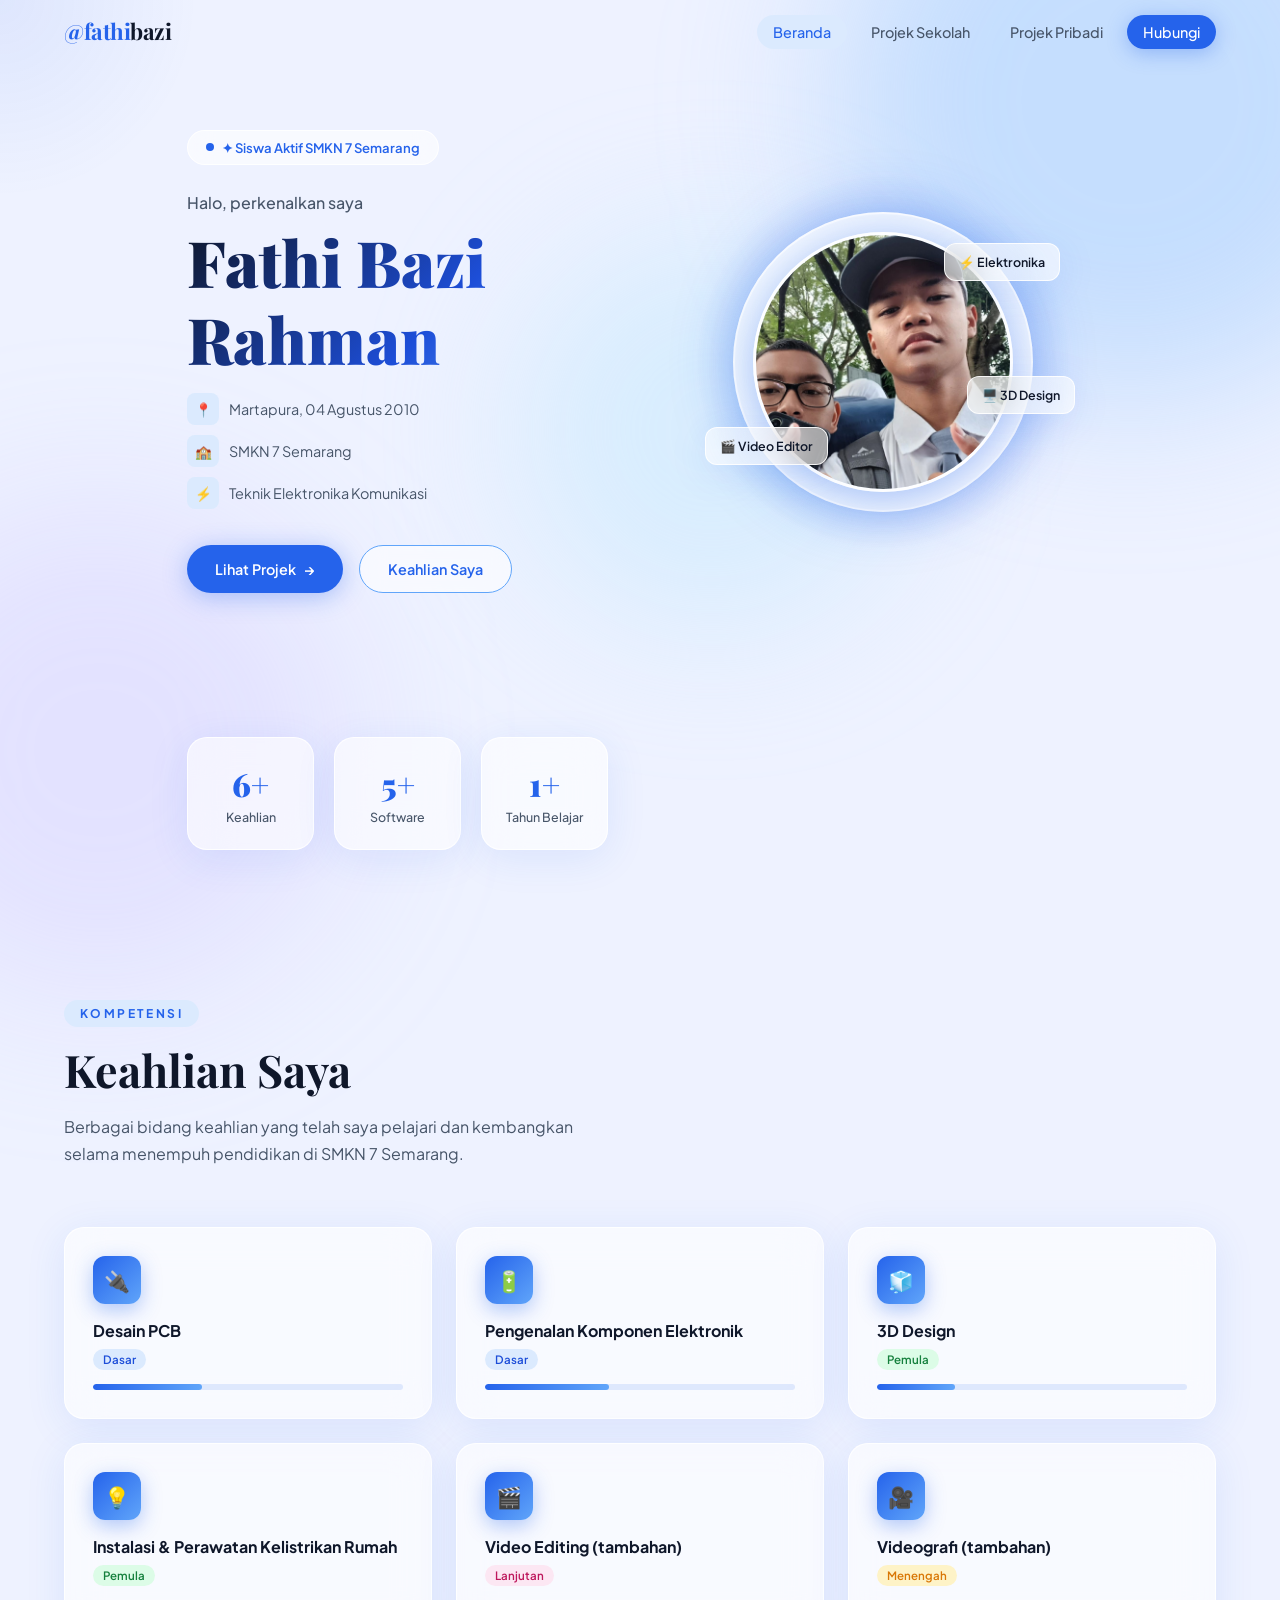
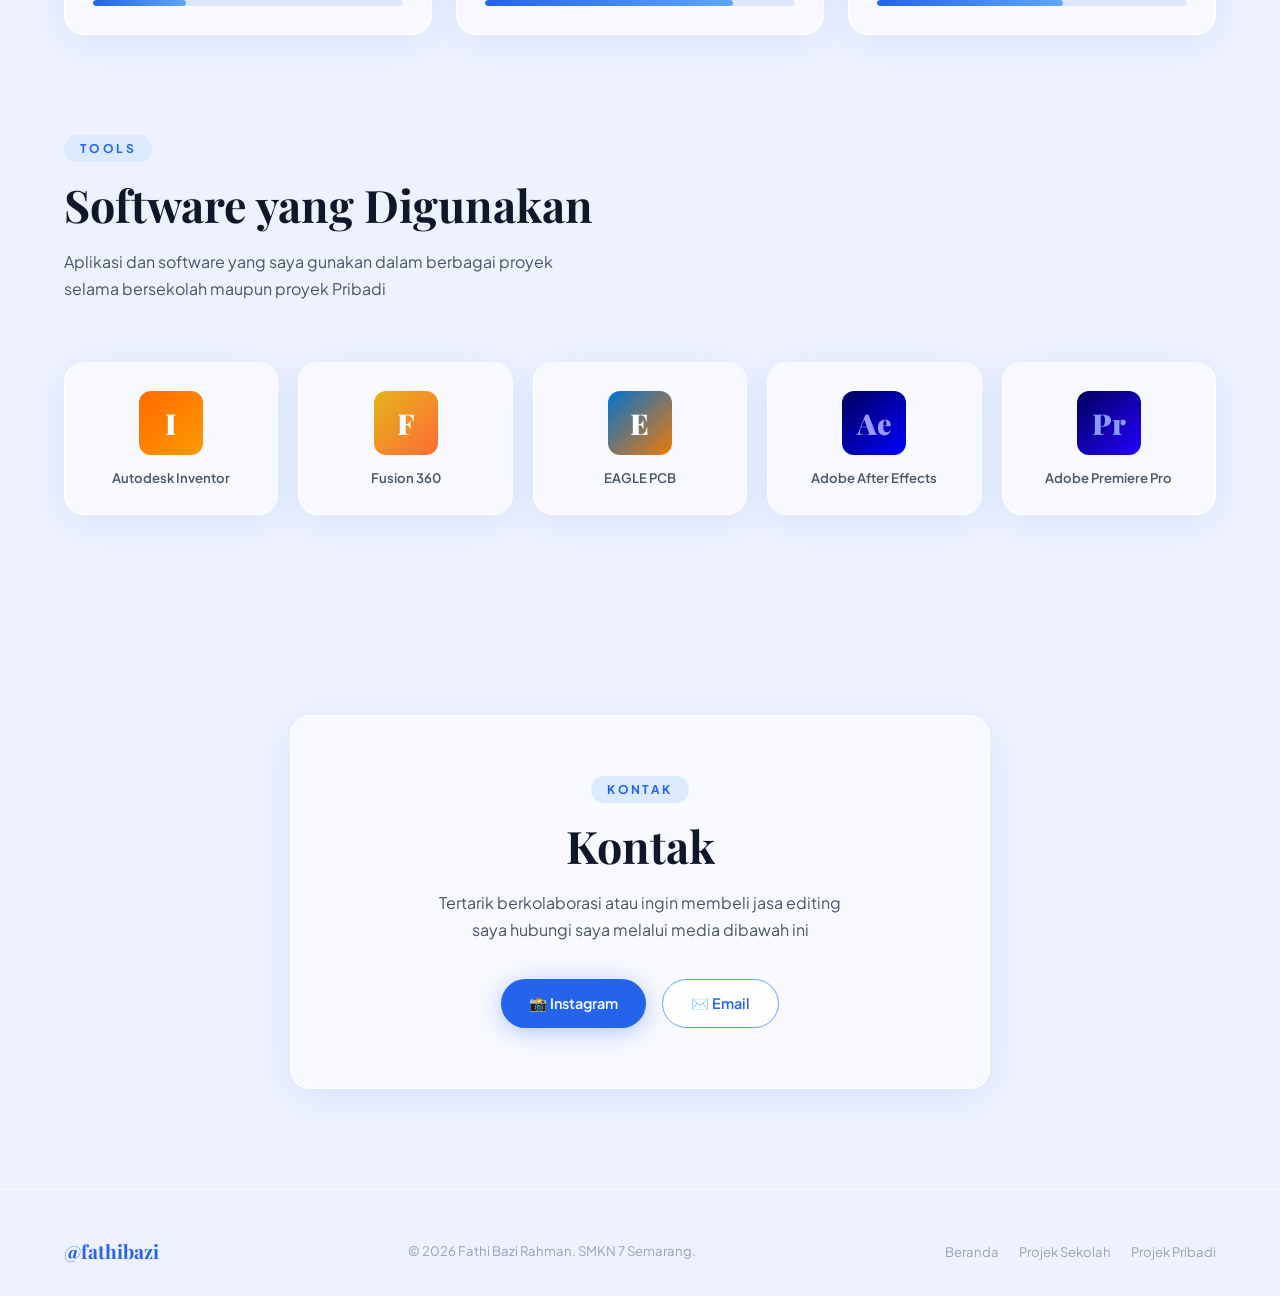
<file: index.html>
<!DOCTYPE html>
<html lang="id">
<head>
  <meta charset="UTF-8" />
  <meta name="viewport" content="width=device-width, initial-scale=1.0" />
  <title>Fathi Bazi Rahman — Portfolio</title>
  <meta name="description" content="Portfolio Fathi Bazi Rahman — Siswa SMKN 7 Semarang, Teknik Elektronika Komunikasi" />
  <link rel="stylesheet" href="css/style.css" />
  <!-- Favicon sederhana -->
  <link rel="icon" href="data:image/svg+xml,<svg xmlns='http://www.w3.org/2000/svg' viewBox='0 0 100 100'><text y='.9em' font-size='90'>⚡</text></svg>" />
</head>
<body>

  <!-- Efek blob background tambahan -->
  <div class="blob-extra"></div>

  <!-- ============================================================
       NAVBAR
       ============================================================ -->
  <nav class="navbar" id="navbar">
    <div class="container">
      <a href="index.html" class="nav-logo">@fathi<span>bazi</span></a>

      <ul class="nav-links" id="navLinks">
        <li><a href="index.html" class="active">Beranda</a></li>
        <li><a href="page2.html">Projek Sekolah</a></li>
        <li><a href="page3.html">Projek Pribadi</a></li>
        <li><a href="#kontak" class="nav-cta">Hubungi</a></li>
      </ul>

      <button class="nav-hamburger" id="hamburger" aria-label="Menu">
        <span></span><span></span><span></span>
      </button>
    </div>
  </nav>

  <!-- ============================================================
       HERO SECTION
       ============================================================ -->
  <section class="hero" id="beranda">
    <div class="container">
      <div class="hero-inner">

        <!-- Teks Kiri -->
        <div class="hero-content">
          <div class="hero-tag">✦ Siswa Aktif SMKN 7 Semarang</div>

          <p class="hero-greeting">Halo, perkenalkan saya</p>

          <h1 class="hero-name">Fathi Bazi<br/>Rahman</h1>

          <div class="hero-info">
            <div class="hero-info-item">
              <div class="icon">📍</div>
              <span>Martapura, 04 Agustus 2010</span>
            </div>
            <div class="hero-info-item">
              <div class="icon">🏫</div>
              <span>SMKN 7 Semarang</span>
            </div>
            <div class="hero-info-item">
              <div class="icon">⚡</div>
              <span>Teknik Elektronika Komunikasi</span>
            </div>
          </div>

          <div class="hero-actions">
            <a href="page2.html" class="btn btn-primary">
              <span>Lihat Projek</span>
              <span>→</span>
            </a>
            <a href="#keahlian" class="btn btn-outline">
              <span>Keahlian Saya</span>
            </a>
          </div>
        </div>

        <!-- Foto Kanan -->
        <div class="hero-photo-wrap">
          <div class="hero-photo-bg"></div>

          <div class="hero-photo-ring">
            <!--
              ==============================================
              CARA GANTI FOTO PROFIL:
              1. Simpan foto kamu di folder: assets/images/
              2. Ganti nama file sesuai foto kamu
              3. Ubah baris di bawah ini:
                 Dari: <div class="hero-photo-placeholder">
                 Jadi: <img class="hero-photo" src="assets/images/nama-foto.jpg" alt="Fathi Bazi Rahman">
              ==============================================
            -->
            <img class="hero-photo" src="assets/images/profil.jpeg" alt="Fathi Bazi Rahman">

          <!-- Badge mengambang -->
          <div class="hero-badge">⚡ Elektronika</div>
          <div class="hero-badge">🎬 Video Editor</div>
          <div class="hero-badge">🖥️ 3D Design</div>
        </div>

      </div><!-- /hero-inner -->

      <!-- Stats bawah hero -->
      <div style="display:grid; grid-template-columns:repeat(3,1fr); gap:20px; margin-top:80px; max-width:600px;">
        <div class="glass-card reveal d1" style="padding:24px; text-align:center;">
          <div style="font-family:var(--font-heading); font-size:2rem; font-weight:900; color:var(--blue-primary);">
            <span class="counter" data-target="6">0</span>+
          </div>
          <div style="font-size:0.78rem; color:var(--text-secondary); margin-top:4px; font-weight:500;">Keahlian</div>
        </div>
        <div class="glass-card reveal d2" style="padding:24px; text-align:center;">
          <div style="font-family:var(--font-heading); font-size:2rem; font-weight:900; color:var(--blue-primary);">
            <span class="counter" data-target="5">0</span>+
          </div>
          <div style="font-size:0.78rem; color:var(--text-secondary); margin-top:4px; font-weight:500;">Software</div>
        </div>
        <div class="glass-card reveal d3" style="padding:24px; text-align:center;">
          <div style="font-family:var(--font-heading); font-size:2rem; font-weight:900; color:var(--blue-primary);">
            <span class="counter" data-target="1">0</span>+
          </div>
          <div style="font-size:0.78rem; color:var(--text-secondary); margin-top:4px; font-weight:500;">Tahun Belajar</div>
        </div>
      </div>

    </div><!-- /container -->
  </section>

  <!-- ============================================================
       SKILL SECTION
       ============================================================ -->
  <section class="section" id="keahlian">
    <div class="container">

      <div class="reveal">
        <div class="section-label">Kompetensi</div>
        <h2 class="section-title">Keahlian Saya</h2>
        <p class="section-subtitle">Berbagai bidang keahlian yang telah saya pelajari dan kembangkan selama menempuh pendidikan di SMKN 7 Semarang.</p>
      </div>

      <div class="skills-grid">

        <!-- Skill 1 — Desain PCB -->
        <div class="glass-card skill-card reveal d1">
          <div class="skill-icon">🔌</div>
          <div class="skill-name">Desain PCB</div>
          <span class="skill-level-badge badge-dasar">Dasar</span>
          <div class="skill-bar-bg">
            <div class="skill-bar-fill" data-width="35"></div>
          </div>
        </div>

        <!-- Skill 2 — Komponen Elektronik -->
        <div class="glass-card skill-card reveal d2">
          <div class="skill-icon">🔋</div>
          <div class="skill-name">Pengenalan Komponen Elektronik</div>
          <span class="skill-level-badge badge-dasar">Dasar</span>
          <div class="skill-bar-bg">
            <div class="skill-bar-fill" data-width="40"></div>
          </div>
        </div>

        <!-- Skill 3 — 3D Design -->
        <div class="glass-card skill-card reveal d3">
          <div class="skill-icon">🧊</div>
          <div class="skill-name">3D Design</div>
          <span class="skill-level-badge badge-pemula">Pemula</span>
          <div class="skill-bar-bg">
            <div class="skill-bar-fill" data-width="25"></div>
          </div>
        </div>

        <!-- Skill 4 — Instalasi Kelistrikan -->
        <div class="glass-card skill-card reveal d4">
          <div class="skill-icon">💡</div>
          <div class="skill-name">Instalasi & Perawatan Kelistrikan Rumah</div>
          <span class="skill-level-badge badge-pemula">Pemula</span>
          <div class="skill-bar-bg">
            <div class="skill-bar-fill" data-width="30"></div>
          </div>
        </div>

        <!-- Skill 5 — Video Editing -->
        <div class="glass-card skill-card reveal d1">
          <div class="skill-icon">🎬</div>
          <div class="skill-name">Video Editing (tambahan)</div>
          <span class="skill-level-badge badge-lanjutan">Lanjutan</span>
          <div class="skill-bar-bg">
            <div class="skill-bar-fill" data-width="80"></div>
          </div>
        </div>

        <!-- Skill 6 — Videografi -->
        <div class="glass-card skill-card reveal d2">
          <div class="skill-icon">🎥</div>
          <div class="skill-name">Videografi (tambahan)</div>
          <span class="skill-level-badge badge-menengah">Menengah</span>
          <div class="skill-bar-bg">
            <div class="skill-bar-fill" data-width="60"></div>
          </div>
        </div>

      </div><!-- /skills-grid -->
    </div>
  </section>

  <!-- ============================================================
       SOFTWARE SECTION
       ============================================================ -->
  <section class="section" id="software" style="padding-top:0;">
    <div class="container">

      <div class="reveal">
        <div class="section-label">Tools</div>
        <h2 class="section-title">Software yang Digunakan</h2>
        <p class="section-subtitle">Aplikasi dan software yang saya gunakan dalam berbagai proyek selama bersekolah maupun proyek Pribadi</p>
      </div>

      <div class="software-grid">

        <!-- Autodesk Inventor -->
        <div class="glass-card software-card reveal d1">
          <div class="software-icon sw-inventor">I</div>
          <div class="software-name">Autodesk Inventor</div>
        </div>

        <!-- Fusion 360 -->
        <div class="glass-card software-card reveal d2">
          <div class="software-icon sw-fusion">F</div>
          <div class="software-name">Fusion 360</div>
        </div>

        <!-- EAGLE -->
        <div class="glass-card software-card reveal d3">
          <div class="software-icon sw-eagle">E</div>
          <div class="software-name">EAGLE PCB</div>
        </div>

        <!-- After Effects -->
        <div class="glass-card software-card reveal d4">
          <div class="software-icon sw-ae">Ae</div>
          <div class="software-name">Adobe After Effects</div>
        </div>

        <!-- Premiere Pro -->
        <div class="glass-card software-card reveal d5">
          <div class="software-icon sw-premiere">Pr</div>
          <div class="software-name">Adobe Premiere Pro</div>
        </div>

      </div><!-- /software-grid -->

    </div>
  </section>

  <!-- ============================================================
       KONTAK SECTION
       ============================================================ -->
  <section class="section" id="kontak">
    <div class="container">
      <div class="glass-card reveal" style="padding:60px; text-align:center; max-width:700px; margin:0 auto;">
        <div class="section-label" style="display:inline-block; margin-bottom:16px;">Kontak</div>
        <h2 style="margin-bottom:16px;">Kontak</h2>
        <p style="margin-bottom:36px; max-width:420px; margin-left:auto; margin-right:auto;">
          Tertarik berkolaborasi atau 
          ingin membeli jasa editing saya hubungi saya melalui media dibawah ini
        </p>
        <div style="display:flex; gap:16px; justify-content:center; flex-wrap:wrap;">
          <a href="https://www.instagram.com/fathibazi/" target="_blank" class="btn btn-primary">
            📸 Instagram
          </a>
          <a href="mailto:fathibazi34@gmail.com" class="btn btn-outline">
            ✉️ Email
          </a>
        </div>
      </div>
    </div>
  </section>

  <!-- ============================================================
       FOOTER
       ============================================================ -->
  <footer class="footer">
    <div class="container">
      <div class="footer-inner">
        <div class="footer-logo">@fathibazi</div>
        <p class="footer-copy">© 2026 Fathi Bazi Rahman. SMKN 7 Semarang.</p>
        <div class="footer-links">
          <a href="index.html">Beranda</a>
          <a href="page2.html">Projek Sekolah</a>
          <a href="page3.html">Projek Pribadi</a>
        </div>
      </div>
    </div>
  </footer>

  <script src="js/script.js"></script>
</body>
</html>
</file>
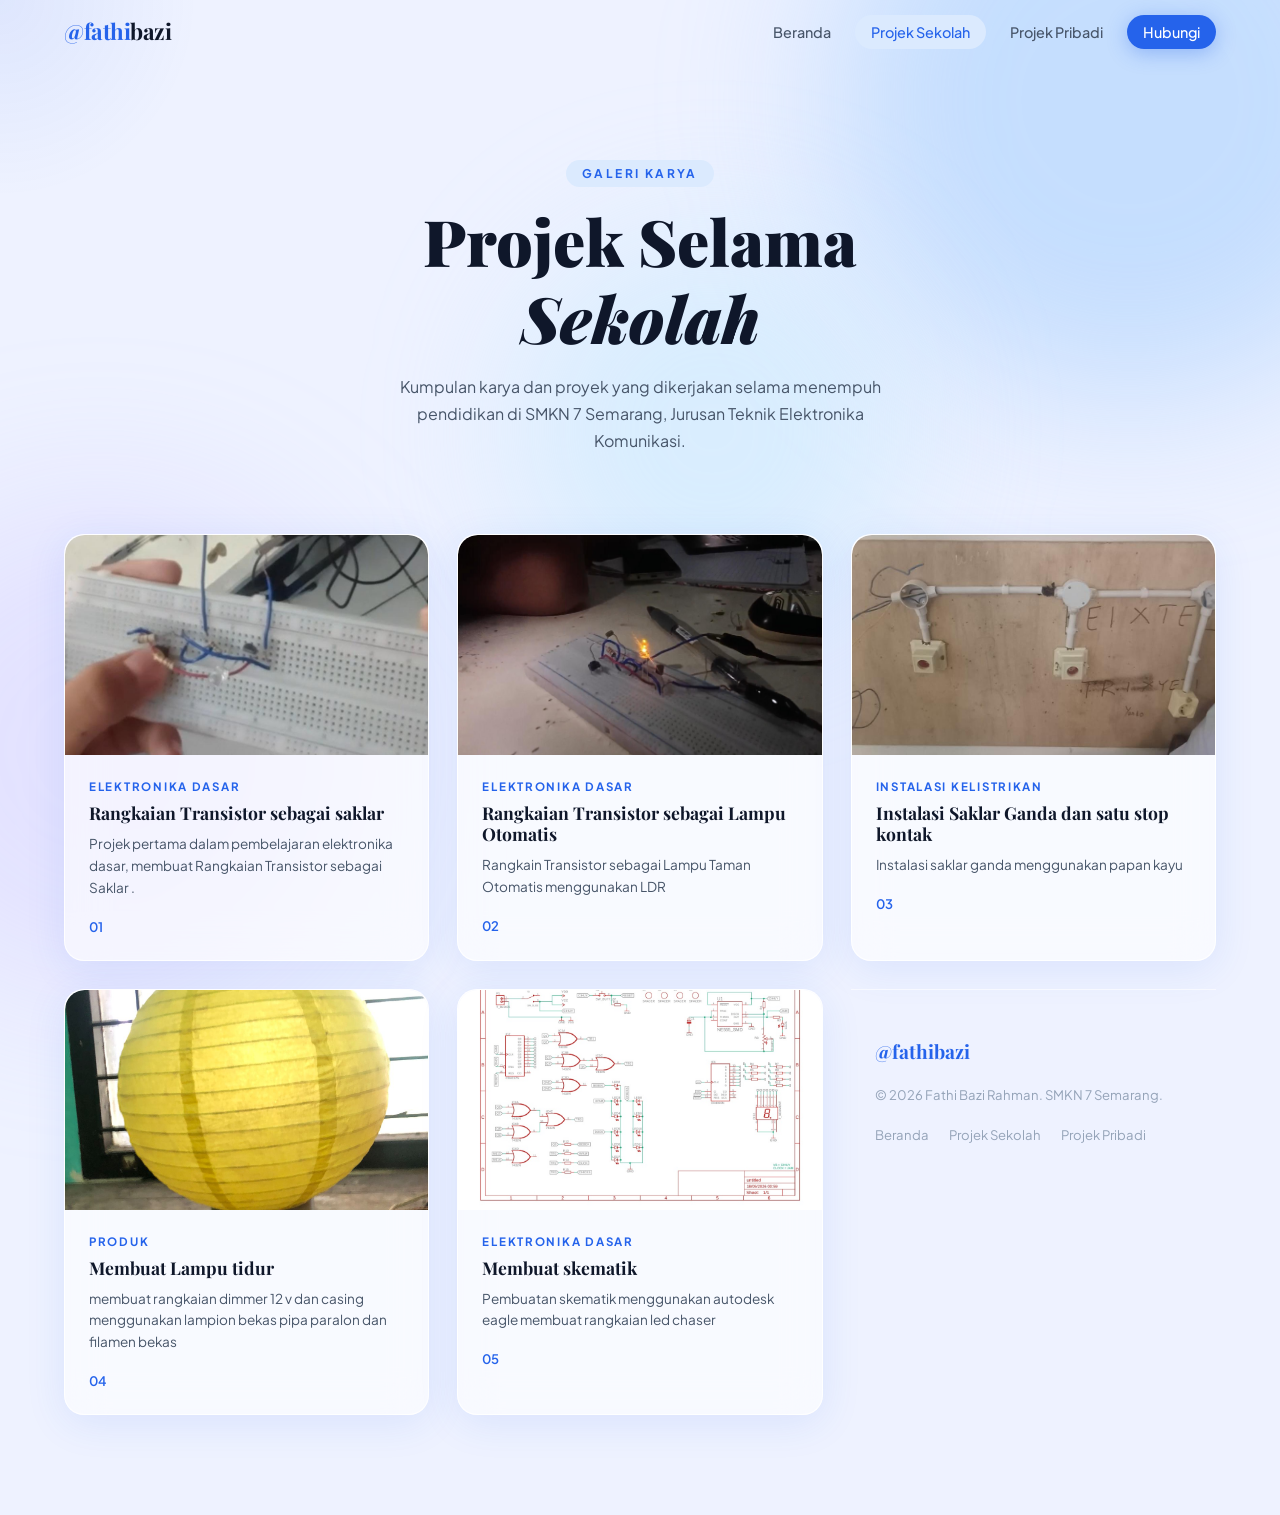
<file: page2.html>
<!DOCTYPE html>
<html lang="id">
<head>
  <meta charset="UTF-8" />
  <meta name="viewport" content="width=device-width, initial-scale=1.0" />
  <title>Projek Sekolah — Fathi Bazi Rahman</title>
  <meta name="description" content="Galeri projek selama sekolah di SMKN 7 Semarang" />
  <link rel="stylesheet" href="css/style.css" />
  <link rel="icon" href="data:image/svg+xml,<svg xmlns='http://www.w3.org/2000/svg' viewBox='0 0 100 100'><text y='.9em' font-size='90'>⚡</text></svg>" />
</head>
<body>

  <div class="blob-extra"></div>

  <!-- ============================================================
       NAVBAR
       ============================================================ -->
  <nav class="navbar" id="navbar">
    <div class="container">
      <a href="index.html" class="nav-logo">@fathi<span>bazi</span></a>
      <ul class="nav-links" id="navLinks">
        <li><a href="index.html">Beranda</a></li>
        <li><a href="page2.html" class="active">Projek Sekolah</a></li>
        <li><a href="page3.html">Projek Pribadi</a></li>
        <li><a href="index.html#kontak" class="nav-cta">Hubungi</a></li>
      </ul>
      <button class="nav-hamburger" id="hamburger" aria-label="Menu">
        <span></span><span></span><span></span>
      </button>
    </div>
  </nav>

  <!-- ============================================================
       PAGE HERO
       ============================================================ -->
  <div class="page-hero">
    <div class="container">
      <div class="section-label reveal">Galeri Karya</div>
      <h1 class="reveal d1" style="margin-bottom:16px;">Projek Selama<br/><em>Sekolah</em></h1>
      <p class="page-hero-subtitle reveal d2">
        Kumpulan karya dan proyek yang dikerjakan selama menempuh pendidikan di SMKN 7 Semarang, Jurusan Teknik Elektronika Komunikasi.
      </p>
    </div>
  </div>

  <!-- ============================================================
       PROJECTS GALLERY
       ============================================================ -->
  <section class="section" style="padding-top:0;">
    <div class="container">

      <!-- ============================================================
           CARA MENAMBAH PROJEK BARU:
           Salin satu blok div class="glass-card project-card" lengkap
           dengan isinya, tempelkan setelah card terakhir.
           Ganti gambar, judul, kategori, dan deskripsi sesuai proyek baru.
           ============================================================ -->

      <div class="projects-grid" id="projectsGrid">

        <!-- ============ PROJEK 1 ============ -->
        <div class="glass-card project-card reveal d1">
          <div class="project-img-wrap">
            <!--
              CARA GANTI GAMBAR:
              Simpan gambar di folder assets/images/
              Lalu ubah baris ini:
              <div class="project-img-placeholder"> ... </div>
              Menjadi:
              <img src="assets/images/nama-gambar.jpg" alt="Nama Projek" />
            -->
             <img src="assets/images/07.jpeg" alt="Nama Projek" />
            <div class="project-overlay"></div>
          </div>
          <div class="project-body">
            <!-- GANTI KATEGORI DI SINI -->
            <div class="project-category">Elektronika Dasar</div>
            <!-- GANTI JUDUL DI SINI -->
            <h3 class="project-title">Rangkaian Transistor sebagai saklar</h3>
            <!-- GANTI DESKRIPSI DI SINI -->
            <p class="project-desc">
              Projek pertama dalam pembelajaran elektronika dasar, membuat Rangkaian Transistor sebagai Saklar .
            </p>
            <span class="project-link">01<span></span></span>
          </div>
        </div>

        <!-- ============ PROJEK 2 ============ -->
        <div class="glass-card project-card reveal d2">
          <div class="project-img-wrap">
          <img src="assets/images/08.jpeg" alt="Nama Projek" />
            <div class="project-overlay"></div>
          </div>
          <div class="project-body">
            <div class="project-category">Elektronika Dasar</div>
            <h3 class="project-title">Rangkaian Transistor sebagai Lampu Otomatis
              
            </h3>
            <p class="project-desc">
              Rangkain Transistor sebagai Lampu Taman Otomatis menggunakan LDR
            </p>
            <span class="project-link">02 <span></span></span>
          </div>
        </div>








         <div class="glass-card project-card reveal d2">
          <div class="project-img-wrap">
          <img src="assets/images/09.jpeg" alt="Nama Projek" />
            <div class="project-overlay"></div>
          </div>
          <div class="project-body">
            <div class="project-category">Instalasi Kelistrikan</div>
            <h3 class="project-title">Instalasi Saklar Ganda dan satu stop kontak
            </h3>
            <p class="project-desc">
             Instalasi saklar ganda menggunakan papan kayu
            </p>
            <span class="project-link">03 <span></span></span>
          </div>
        </div>

         <div class="glass-card project-card reveal d2">
          <div class="project-img-wrap">
          <img src="assets/images/13.jpeg" alt="Nama Projek" />
            <div class="project-overlay"></div>
          </div>
          <div class="project-body">
            <div class="project-category">Produk</div>
            <h3 class="project-title">Membuat Lampu tidur
            </h3>
            <p class="project-desc">
            membuat rangkaian dimmer 12 v dan casing menggunakan lampion bekas pipa paralon dan filamen bekas
            </p>
            <span class="project-link">04<span></span></span>
          </div>
        </div>

        <div class="glass-card project-card reveal d2">
          <div class="project-img-wrap">
          <img src="assets/images/22.jpg" alt="Nama Projek" />
            <div class="project-overlay"></div>
          </div>
          <div class="project-body">
            <div class="project-category">Elektronika Dasar</div>
            <h3 class="project-title">Membuat skematik
              
            </h3>
            <p class="project-desc">
              Pembuatan skematik menggunakan autodesk eagle membuat rangkaian led chaser
            </p>
            <span class="project-link">05<span></span></span>
          </div>
        </div>


       

  <!-- FOOTER -->
  <footer class="footer">
    <div class="container">
      <div class="footer-inner">
        <div class="footer-logo">@fathibazi</div>
        <p class="footer-copy">© 2026 Fathi Bazi Rahman. SMKN 7 Semarang.</p>
        <div class="footer-links">
          <a href="index.html">Beranda</a>
          <a href="page2.html">Projek Sekolah</a>
          <a href="page3.html">Projek Pribadi</a>
        </div>
      </div>
    </div>
  </footer>

  <script src="js/script.js"></script>
</body>
</html>
</file>
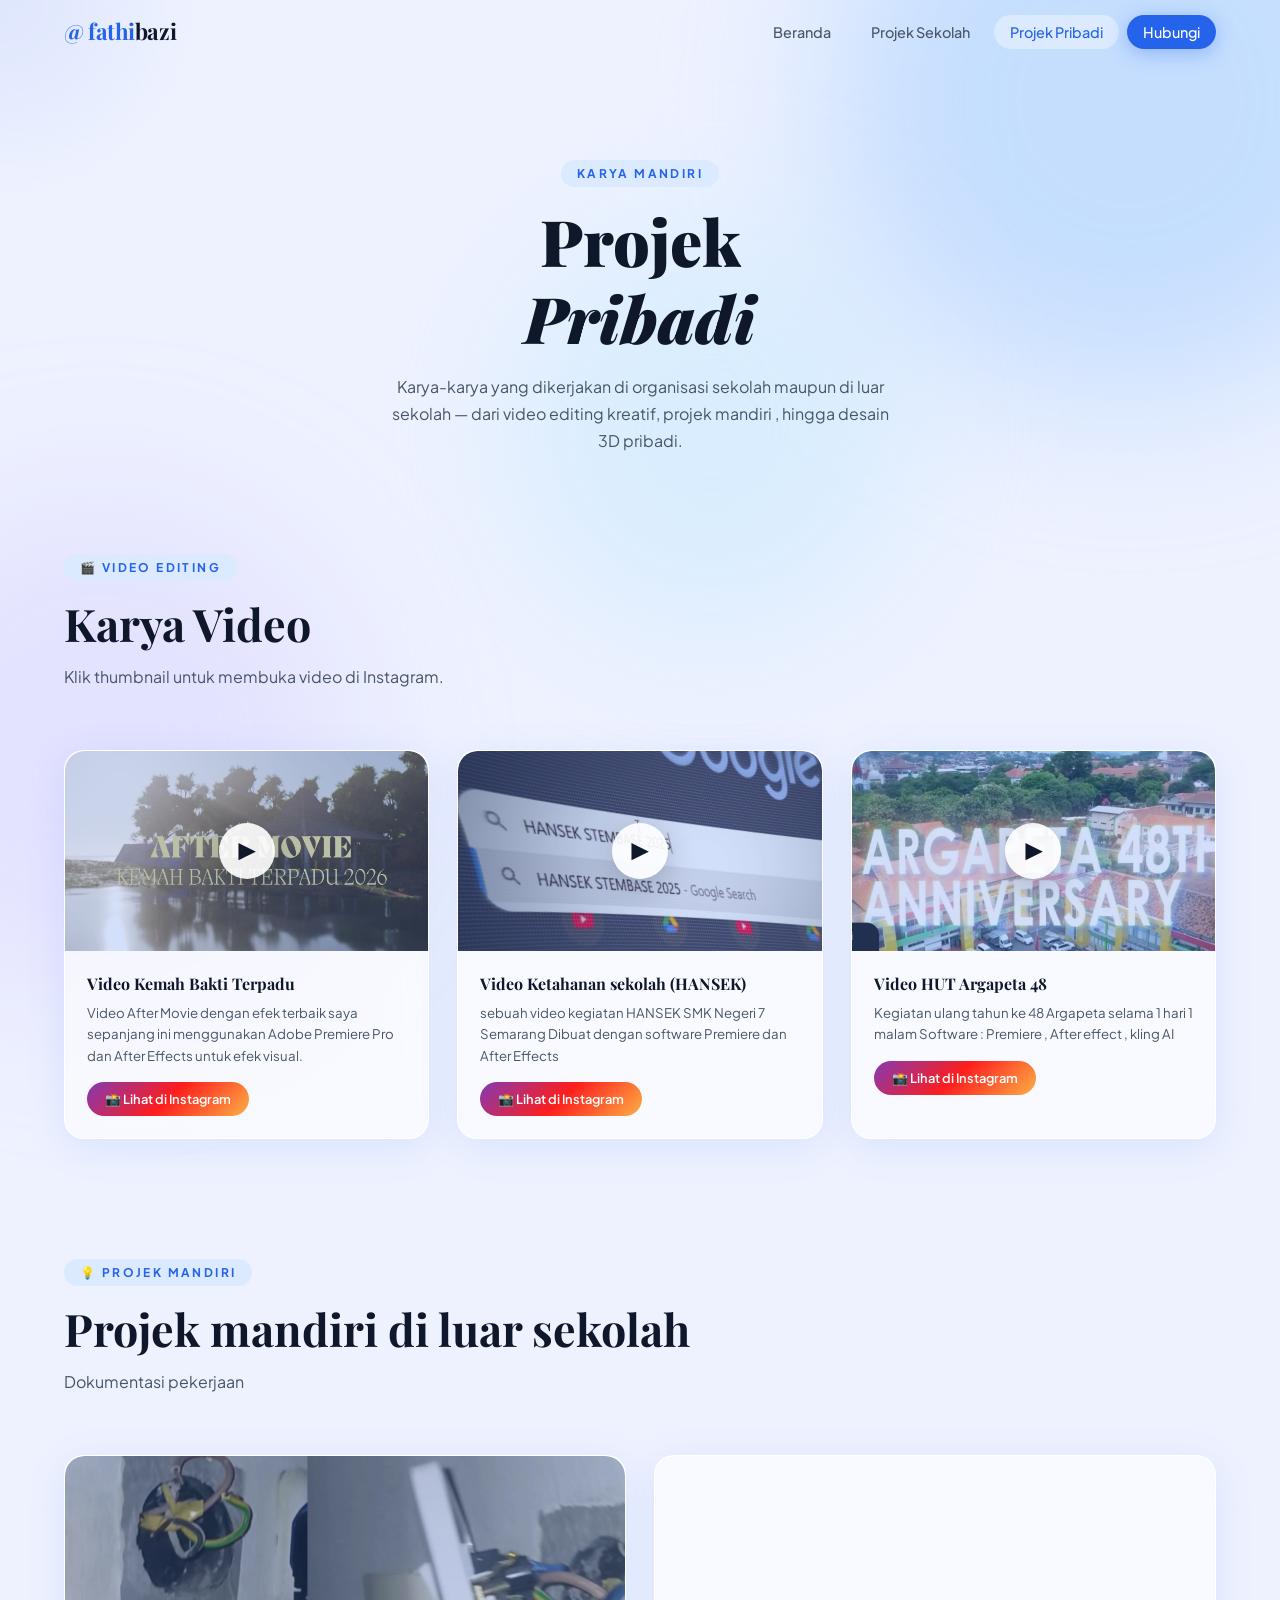
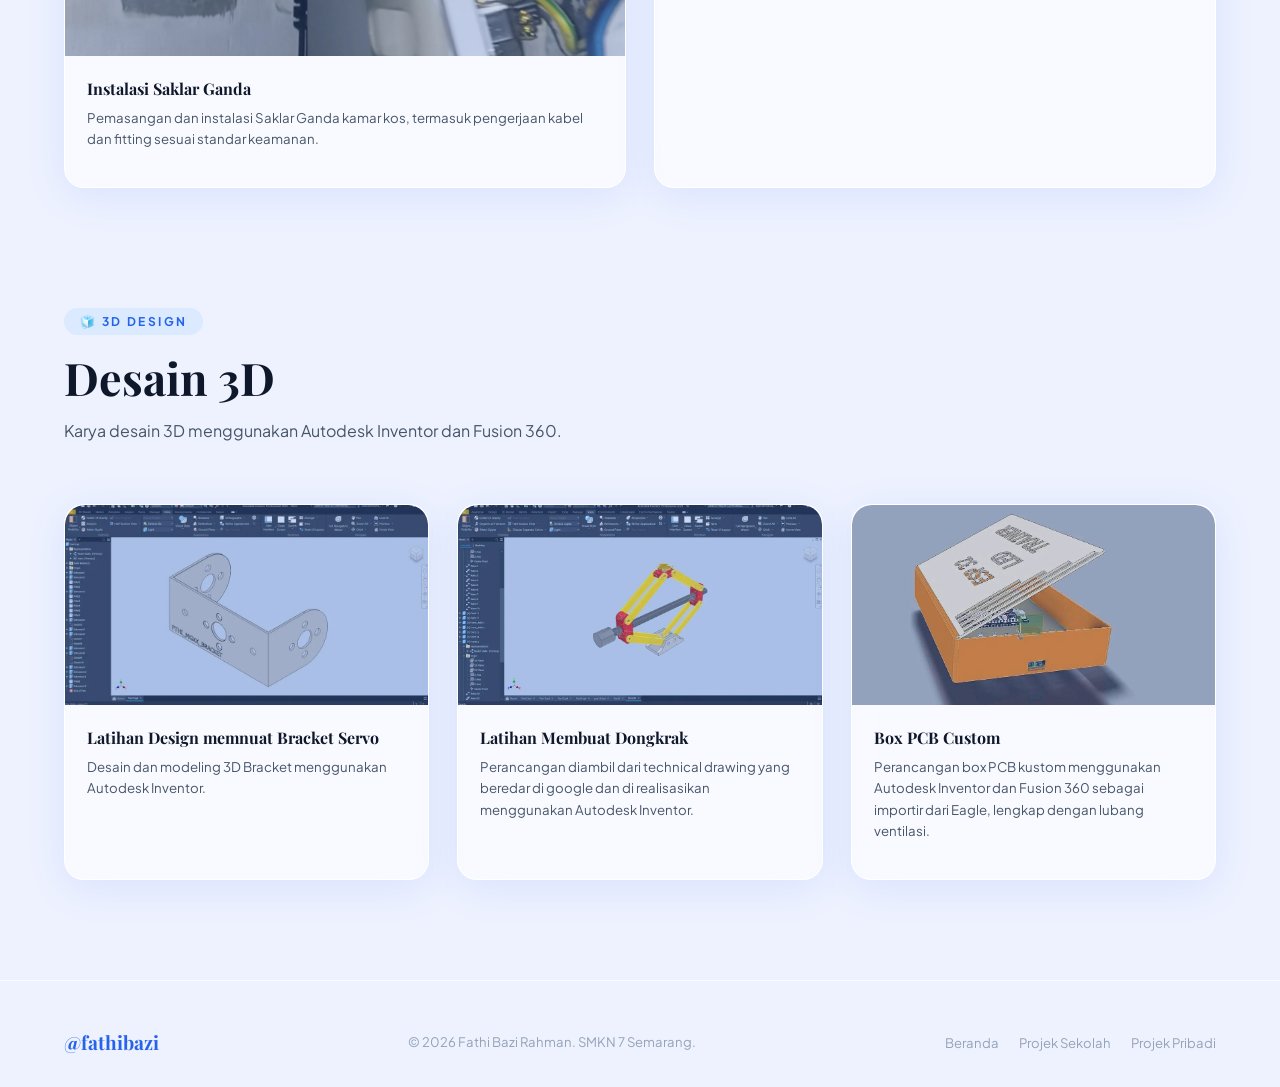
<file: page3.html>
<!DOCTYPE html>
<html lang="id">
<head>
  <meta charset="UTF-8" />
  <meta name="viewport" content="width=device-width, initial-scale=1.0" />
  <title>Projek Pribadi — Fathi Bazi Rahman</title>
  <meta name="description" content="Projek pribadi Fathi Bazi Rahman — Video Editing, Instalasi, 3D Design" />
  <link rel="stylesheet" href="css/style.css" />
  <link rel="icon" href="data:image/svg+xml,<svg xmlns='http://www.w3.org/2000/svg' viewBox='0 0 100 100'><text y='.9em' font-size='90'>⚡</text></svg>" />
</head>
<body>

  <div class="blob-extra"></div>

  <!-- ============================================================
       NAVBAR
       ============================================================ -->
  <nav class="navbar" id="navbar">
    <div class="container">
      <a href="index.html" class="nav-logo">@ fathi<span>bazi</span></a>
      <ul class="nav-links" id="navLinks">
        <li><a href="index.html">Beranda</a></li>
        <li><a href="page2.html">Projek Sekolah</a></li>
        <li><a href="page3.html" class="active">Projek Pribadi</a></li>
        <li><a href="index.html#kontak" class="nav-cta">Hubungi</a></li>
      </ul>
      <button class="nav-hamburger" id="hamburger" aria-label="Menu">
        <span></span><span></span><span></span>
      </button>
    </div>
  </nav>

  <!-- ============================================================
       PAGE HERO
       ============================================================ -->
  <div class="page-hero">
    <div class="container">
      <div class="section-label reveal">Karya Mandiri</div>
      <h1 class="reveal d1" style="margin-bottom:16px;">Projek<br/><em>Pribadi</em></h1>
      <p class="page-hero-subtitle reveal d2">
        Karya-karya yang dikerjakan di organisasi sekolah maupun di luar sekolah — dari video editing kreatif, projek mandiri , hingga desain 3D pribadi.
      </p>
    </div>
  </div>

  <!-- ============================================================
       VIDEO EDITING SECTION
       ============================================================ -->
  <section class="section" style="padding-top:20px;" id="video">
    <div class="container">

      <div class="reveal">
        <div class="section-label">🎬 Video Editing</div>
        <h2 class="section-title" style="margin-bottom:12px;">Karya Video</h2>
        <p class="section-subtitle">Klik thumbnail untuk membuka video di Instagram.</p>
      </div>

      <!--
        ============================================================
        CARA MENAMBAH VIDEO BARU:
        Salin satu blok personal-card lengkap, tempelkan setelah card terakhir.
        Ganti:
          1. href di <a class="personal-card"> → link Instagram video kamu
          2. src di <img> → path gambar thumbnail kamu
          3. .personal-title → judul video
          4. .personal-desc → deskripsi singkat
          5. href di <a class="ig-btn"> → link Instagram yang sama
        ============================================================
      -->

      <div class="personal-grid">

        <!-- VIDEO 1 -->
        <!--
          CARA GANTI LINK INSTAGRAM:
          Ubah href="https://instagram.com/p/LINK-VIDEO-KAMU" sesuai link postingan Instagram kamu.
          Format link: https://instagram.com/p/KODE_POST/
        -->
        <a href="https://www.instagram.com/p/DYM6NIBP5jO/" target="_blank" rel="noopener" class="glass-card personal-card reveal d1" style="text-decoration:none;">
          <div class="personal-thumb">
            <!--
              CARA GANTI THUMBNAIL:
              Dari: <div class="thumb-placeholder"> ... </div>
              Jadi: <img src="assets/images/thumb-video1.jpg" alt="Nama Video" />
            -->
           <img src="assets/images/01.png" alt="Nama Video" />
            <div class="play-btn">
              <div class="play-btn-inner">▶</div>
            </div>
          </div>
          <div class="personal-body">
            <!-- GANTI JUDUL DI SINI -->
            <div class="personal-title">Video Kemah Bakti Terpadu</div>
            <!-- GANTI DESKRIPSI DI SINI -->
            <p class="personal-desc">
              Video After Movie dengan efek terbaik saya sepanjang ini menggunakan Adobe Premiere Pro dan After Effects untuk efek visual.
            </p>
            <!-- GANTI LINK INSTAGRAM DI SINI -->
            <span class="ig-btn">📸 Lihat di Instagram</span>
          </div>
        </a>

        <!-- VIDEO 2 -->
        <a href="https://www.instagram.com/p/DYSKn8uTFsw/" target="_blank" rel="noopener" class="glass-card personal-card reveal d2" style="text-decoration:none;">
          <div class="personal-thumb">
            <img src="assets/images/02.png" alt="Nama Video" />
            <div class="play-btn">
              <div class="play-btn-inner">▶</div>
            </div>
          </div>
          <div class="personal-body">
            <div class="personal-title">Video Ketahanan sekolah (HANSEK)</div>
            <p class="personal-desc">
             sebuah video kegiatan HANSEK SMK Negeri 7 Semarang
             Dibuat dengan software Premiere dan After Effects
            </p>
            <span class="ig-btn">📸 Lihat di Instagram</span>
          </div>
        </a>

        <!-- VIDEO 3 -->
        <a href="https://www.instagram.com/p/DVVU2wAAc8N/" target="_blank" rel="noopener" class="glass-card personal-card reveal d3" style="text-decoration:none;">
          <div class="personal-thumb">
            <img src="assets/images/Argapeta.png" alt="Nama Video" />
            <div class="play-btn">
              <div class="play-btn-inner">▶</div>
            </div>
          </div>
          <div class="personal-body">
            <div class="personal-title">Video HUT Argapeta 48</div>
            <p class="personal-desc">
             Kegiatan ulang tahun ke 48 Argapeta selama 1 hari 1 malam
             Software : Premiere , After effect , kling AI
            </p>
            <span class="ig-btn">📸 Lihat di Instagram</span>
          </div>
        </a>

      </div><!-- /personal-grid -->
    </div>
  </section>

  <!-- ============================================================
       INSTALASI RUMAH SECTION
       ============================================================ -->
  <section class="section" id="instalasi" style="padding-top:20px;">
    <div class="container">

      <div class="reveal">
        <div class="section-label">💡 Projek Mandiri</div>
        <h2 class="section-title" style="margin-bottom:12px;">Projek mandiri di luar sekolah</h2>
        <p class="section-subtitle">Dokumentasi pekerjaan </p>
      </div>

      <div class="personal-grid">

        <!-- INSTALASI 1 -->
        <a href="" target="_blank" rel="noopener" class="glass-card personal-card reveal d1" style="text-decoration:none;">
          <div class="personal-thumb" style="background:linear-gradient(135deg,#1a1a2e,#16213e,#0f3460);">
            <img src="assets/images/03.jpeg" alt="Nama Video" />
            <div class="play-btn">
              
            </div>
          </div>
          <div class="personal-body">
            <div class="personal-title">Instalasi Saklar Ganda</div>
            <p class="personal-desc">
              Pemasangan dan instalasi Saklar Ganda kamar kos, termasuk pengerjaan kabel dan fitting sesuai standar keamanan.
            </p>
           
          </div>
        </a>

        <!-- INSTALASI 2 -->
        <a href="" target="_blank" rel="noopener" class="glass-card personal-card reveal d2" style="text-decoration:none;">
          
        </a>

      </div>
    </div>
  </section>

  <!-- ============================================================
       DESAIN 3D SECTION
       ============================================================ -->
  <section class="section" id="desain3d" style="padding-top:20px;">
    <div class="container">

      <div class="reveal">
        <div class="section-label">🧊 3D Design</div>
        <h2 class="section-title" style="margin-bottom:12px;">Desain 3D</h2>
        <p class="section-subtitle">Karya desain 3D menggunakan Autodesk Inventor dan Fusion 360.</p>
      </div>

      <div class="personal-grid">

        <!-- 3D 1 -->
        <a href="" target="_blank" rel="noopener" class="glass-card personal-card reveal d1" style="text-decoration:none;">
          <div class="personal-thumb" style="background:linear-gradient(135deg,#0a0a1a,#0d1b2a,#1b263b);">
             <img src="assets/images/04.jpeg" alt="Nama Video" />
            <div class="play-btn">
              
            </div>
          </div>
          <div class="personal-body">
            <div class="personal-title">Latihan Design memnuat Bracket Servo</div>
            <p class="personal-desc">
              Desain dan modeling 3D Bracket menggunakan Autodesk Inventor.
            </p>
            
          </div>
        </a>

        <!-- 3D 2 -->
        <a href="https://instagram.com" target="_blank" rel="noopener" class="glass-card personal-card reveal d2" style="text-decoration:none;">
          <div class="personal-thumb" style="background:linear-gradient(135deg,#0a0a1a,#0d1b2a,#1b263b);">
              <img src="assets/images/06.jpeg" alt="Nama Video" />
            <div class="play-btn">
              
            </div>
          </div>
          <div class="personal-body">
            <div class="personal-title">Latihan Membuat Dongkrak</div>
            <p class="personal-desc">
              Perancangan diambil dari technical drawing yang beredar di google dan di realisasikan menggunakan Autodesk Inventor.
            </p>
            
          </div>
        </a>

        <!-- 3D 3 -->
             <a href="https://instagram.com" target="_blank" rel="noopener" class="glass-card personal-card reveal d2" style="text-decoration:none;">
          <div class="personal-thumb" style="background:linear-gradient(135deg,#0a0a1a,#0d1b2a,#1b263b);">
              <img src="assets/images/05.jpeg" alt="Nama Video" />
            <div class="play-btn">
              
            </div>
          </div>
          <div class="personal-body">
            <div class="personal-title">Box PCB Custom</div>
            <p class="personal-desc">
              Perancangan box PCB kustom menggunakan Autodesk Inventor dan Fusion 360 sebagai importir dari Eagle, lengkap dengan lubang ventilasi.
            </p>
            
          </div>
        </a>

      </div>
    </div>
  </section>

 
      </div><!-- /code-guide -->
    </div>
  </section>

  <!-- FOOTER -->
  <footer class="footer">
    <div class="container">
      <div class="footer-inner">
        <div class="footer-logo">@fathibazi</div>
        <p class="footer-copy">© 2026 Fathi Bazi Rahman. SMKN 7 Semarang.</p>
        <div class="footer-links">
          <a href="index.html">Beranda</a>
          <a href="page2.html">Projek Sekolah</a>
          <a href="page3.html">Projek Pribadi</a>
        </div>
      </div>
    </div>
  </footer>

  <script src="js/script.js"></script>
</body>
</html>
</file>
<file: css/style.css>
/* ============================================================
   PORTFOLIO FATHI BAZI RAHMAN
   style.css — Glassmorphism Blue Elegant
   ============================================================ */

@import url('https://fonts.googleapis.com/css2?family=Playfair+Display:ital,wght@0,400;0,700;0,900;1,400&family=Plus+Jakarta+Sans:wght@300;400;500;600;700;800&display=swap');

/* ============================================================
   CSS VARIABLES — Edit warna di sini untuk ubah tema
   ============================================================ */
:root {
  /* === WARNA UTAMA === */
  --blue-primary:  #2563eb;
  --blue-light:    #60a5fa;
  --blue-dark:     #1d4ed8;
  --blue-subtle:   #dbeafe;
  --blue-glow:     rgba(37, 99, 235, 0.20);
  --blue-glow-md:  rgba(37, 99, 235, 0.35);
  --blue-glow-lg:  rgba(37, 99, 235, 0.55);

  /* === GLASSMORPHISM === */
  --glass-bg:      rgba(255, 255, 255, 0.60);
  --glass-bg-hover:rgba(255, 255, 255, 0.80);
  --glass-border:  rgba(255, 255, 255, 0.85);
  --glass-shadow:  0 8px 40px rgba(37, 99, 235, 0.10);
  --glass-shadow-hover: 0 16px 60px rgba(37, 99, 235, 0.22);

  /* === TEKS === */
  --text-primary:  #0f172a;
  --text-secondary:#475569;
  --text-muted:    #94a3b8;

  /* === LATAR === */
  --bg-main:       #eef2ff;
  --bg-blob1:      rgba(147, 197, 253, 0.45);
  --bg-blob2:      rgba(196, 181, 253, 0.25);
  --bg-blob3:      rgba(186, 230, 253, 0.40);

  /* === FONT === */
  --font-heading:  'Playfair Display', serif;
  --font-body:     'Plus Jakarta Sans', sans-serif;

  /* === RADIUS === */
  --r-sm:  12px;
  --r-md:  20px;
  --r-lg:  32px;
  --r-xl:  48px;

  /* === TRANSISI === */
  --ease:  cubic-bezier(0.4, 0, 0.2, 1);
  --t-fast:all 0.25s var(--ease);
  --t-med: all 0.40s var(--ease);
  --t-slow:all 0.65s var(--ease);
}

/* ============================================================
   RESET & BASE
   ============================================================ */
*, *::before, *::after { margin:0; padding:0; box-sizing:border-box; }

html { scroll-behavior: smooth; font-size: 16px; }

body {
  font-family: var(--font-body);
  background: var(--bg-main);
  color: var(--text-primary);
  overflow-x: hidden;
  min-height: 100vh;
}

/* Latar animasi blob */
body::before,
body::after {
  content: '';
  position: fixed;
  border-radius: 50%;
  filter: blur(80px);
  pointer-events: none;
  z-index: 0;
}
body::before {
  width: 600px; height: 600px;
  background: var(--bg-blob1);
  top: -200px; right: -150px;
  animation: blobMove1 12s ease-in-out infinite alternate;
}
body::after {
  width: 500px; height: 500px;
  background: var(--bg-blob2);
  bottom: -100px; left: -150px;
  animation: blobMove2 15s ease-in-out infinite alternate;
}

@keyframes blobMove1 {
  0%   { transform: translate(0,0) scale(1); }
  100% { transform: translate(60px, 80px) scale(1.15); }
}
@keyframes blobMove2 {
  0%   { transform: translate(0,0) scale(1); }
  100% { transform: translate(-40px, 60px) scale(1.1); }
}

/* blob tambahan (static element di dalam body) */
.blob-extra {
  position: fixed;
  width: 400px; height: 400px;
  border-radius: 50%;
  background: var(--bg-blob3);
  filter: blur(70px);
  bottom: 30%; left: 40%;
  pointer-events: none;
  z-index: 0;
  animation: blobMove1 18s ease-in-out infinite alternate-reverse;
}

/* ============================================================
   TIPOGRAFI
   ============================================================ */
h1,h2,h3,h4 { font-family: var(--font-heading); line-height: 1.2; }
h1 { font-size: clamp(2.2rem, 5vw, 4rem); font-weight: 900; }
h2 { font-size: clamp(1.6rem, 3.5vw, 2.8rem); font-weight: 700; }
h3 { font-size: clamp(1.1rem, 2.5vw, 1.5rem); font-weight: 600; }
p  { line-height: 1.7; color: var(--text-secondary); }

a { text-decoration: none; color: inherit; }

/* ============================================================
   LAYOUT UTILITIES
   ============================================================ */
.container {
  max-width: 1200px;
  margin: 0 auto;
  padding: 0 24px;
  position: relative;
  z-index: 1;
}

.section {
  padding: 100px 0;
}

.section-label {
  display: inline-block;
  font-family: var(--font-body);
  font-size: 0.75rem;
  font-weight: 700;
  letter-spacing: 0.2em;
  text-transform: uppercase;
  color: var(--blue-primary);
  background: var(--blue-subtle);
  padding: 6px 16px;
  border-radius: 100px;
  margin-bottom: 16px;
}

.section-title {
  margin-bottom: 16px;
}

.section-subtitle {
  color: var(--text-secondary);
  max-width: 520px;
  margin-bottom: 60px;
}

/* ============================================================
   GLASSMORPHISM CARD
   ============================================================ */
.glass-card {
  background: var(--glass-bg);
  backdrop-filter: blur(20px);
  -webkit-backdrop-filter: blur(20px);
  border: 1.5px solid var(--glass-border);
  border-radius: var(--r-md);
  box-shadow: var(--glass-shadow);
  transition: var(--t-med);
}

.glass-card:hover {
  background: var(--glass-bg-hover);
  box-shadow: var(--glass-shadow-hover);
  transform: translateY(-6px);
}

/* ============================================================
   NAVBAR
   ============================================================ */
.navbar {
  position: fixed;
  top: 0; left: 0; right: 0;
  z-index: 1000;
  padding: 16px 0;
  transition: var(--t-med);
}

.navbar.scrolled {
  background: rgba(238, 242, 255, 0.85);
  backdrop-filter: blur(24px);
  -webkit-backdrop-filter: blur(24px);
  border-bottom: 1px solid var(--glass-border);
  padding: 12px 0;
  box-shadow: 0 4px 24px rgba(37, 99, 235, 0.08);
}

.navbar .container {
  display: flex;
  align-items: center;
  justify-content: space-between;
}

.nav-logo {
  font-family: var(--font-heading);
  font-size: 1.4rem;
  font-weight: 700;
  color: var(--blue-primary);
  letter-spacing: -0.02em;
}

.nav-logo span {
  color: var(--text-primary);
}

.nav-links {
  display: flex;
  align-items: center;
  gap: 8px;
  list-style: none;
}

.nav-links a {
  font-size: 0.9rem;
  font-weight: 500;
  color: var(--text-secondary);
  padding: 8px 16px;
  border-radius: 100px;
  transition: var(--t-fast);
}

.nav-links a:hover,
.nav-links a.active {
  color: var(--blue-primary);
  background: var(--blue-subtle);
}

.nav-cta {
  background: var(--blue-primary) !important;
  color: white !important;
  box-shadow: 0 4px 20px var(--blue-glow-md);
}

.nav-cta:hover {
  background: var(--blue-dark) !important;
  transform: translateY(-2px);
  box-shadow: 0 8px 28px var(--blue-glow-md) !important;
}

/* Hamburger */
.nav-hamburger {
  display: none;
  flex-direction: column;
  gap: 5px;
  cursor: pointer;
  background: none;
  border: none;
  padding: 4px;
}

.nav-hamburger span {
  display: block;
  width: 24px;
  height: 2px;
  background: var(--text-primary);
  border-radius: 4px;
  transition: var(--t-fast);
}

/* ============================================================
   HERO SECTION
   ============================================================ */
.hero {
  min-height: 100vh;
  display: flex;
  align-items: center;
  padding-top: 80px;
  position: relative;
  overflow: hidden;
}

.hero-inner {
  display: grid;
  grid-template-columns: 1fr 1fr;
  gap: 64px;
  align-items: center;
}

.hero-tag {
  display: inline-flex;
  align-items: center;
  gap: 8px;
  background: var(--glass-bg);
  backdrop-filter: blur(12px);
  border: 1px solid var(--glass-border);
  border-radius: 100px;
  padding: 8px 18px;
  font-size: 0.82rem;
  font-weight: 600;
  color: var(--blue-primary);
  margin-bottom: 24px;
}

.hero-tag::before {
  content: '';
  width: 8px; height: 8px;
  background: var(--blue-primary);
  border-radius: 50%;
  animation: pulse 2s ease-in-out infinite;
}

@keyframes pulse {
  0%,100% { opacity: 1; transform: scale(1); }
  50%      { opacity: 0.5; transform: scale(1.4); }
}

.hero-greeting {
  font-family: var(--font-body);
  font-size: 1rem;
  font-weight: 500;
  color: var(--text-secondary);
  margin-bottom: 8px;
}

.hero-name {
  background: linear-gradient(135deg, var(--text-primary) 0%, var(--blue-dark) 60%, var(--blue-light) 100%);
  -webkit-background-clip: text;
  -webkit-text-fill-color: transparent;
  background-clip: text;
  margin-bottom: 16px;
}

.hero-info {
  display: flex;
  flex-direction: column;
  gap: 10px;
  margin-bottom: 36px;
}

.hero-info-item {
  display: flex;
  align-items: center;
  gap: 10px;
  font-size: 0.9rem;
  color: var(--text-secondary);
}

.hero-info-item .icon {
  width: 32px; height: 32px;
  background: var(--blue-subtle);
  border-radius: 8px;
  display: flex;
  align-items: center;
  justify-content: center;
  font-size: 0.85rem;
  flex-shrink: 0;
}

.hero-actions {
  display: flex;
  gap: 16px;
  flex-wrap: wrap;
}

/* Foto profil */
.hero-photo-wrap {
  display: flex;
  justify-content: center;
  align-items: center;
  position: relative;
}

.hero-photo-bg {
  position: absolute;
  width: 380px; height: 380px;
  border-radius: 50%;
  background: radial-gradient(circle, var(--blue-glow-md) 0%, transparent 70%);
  animation: glowPulse 4s ease-in-out infinite;
}

@keyframes glowPulse {
  0%,100% { transform: scale(1); opacity: 0.7; }
  50%      { transform: scale(1.1); opacity: 1; }
}

.hero-photo-ring {
  width: 300px; height: 300px;
  border-radius: 50%;
  border: 2px solid var(--glass-border);
  background: var(--glass-bg);
  backdrop-filter: blur(20px);
  display: flex;
  align-items: center;
  justify-content: center;
  position: relative;
  box-shadow: 0 0 60px var(--blue-glow-md), inset 0 0 40px rgba(255,255,255,0.5);
}

.hero-photo {
  width: 260px; height: 260px;
  border-radius: 50%;
  object-fit: cover;
  border: 3px solid rgba(255,255,255,0.9);
  box-shadow: 0 8px 40px var(--blue-glow-md);
}

/* placeholder foto jika belum ada gambar */
.hero-photo-placeholder {
  width: 260px; height: 260px;
  border-radius: 50%;
  background: linear-gradient(135deg, var(--blue-subtle), #bfdbfe);
  border: 3px solid rgba(255,255,255,0.9);
  display: flex;
  flex-direction: column;
  align-items: center;
  justify-content: center;
  font-size: 4rem;
  gap: 8px;
}

.hero-photo-placeholder p {
  font-size: 0.65rem;
  font-weight: 600;
  color: var(--blue-primary);
  text-align: center;
  padding: 0 20px;
}

/* floating badge di sekitar foto */
.hero-badge {
  position: absolute;
  background: var(--glass-bg);
  backdrop-filter: blur(16px);
  border: 1px solid var(--glass-border);
  border-radius: var(--r-sm);
  padding: 10px 14px;
  font-size: 0.78rem;
  font-weight: 600;
  white-space: nowrap;
  box-shadow: var(--glass-shadow);
  animation: floatBadge 4s ease-in-out infinite;
}

.hero-badge:nth-child(2) { top: 10%; right: -10%; animation-delay: 0s; }
.hero-badge:nth-child(3) { bottom: 15%; left: -10%; animation-delay: 1.5s; }
.hero-badge:nth-child(4) { top: 55%; right: -15%; animation-delay: 3s; }

@keyframes floatBadge {
  0%,100% { transform: translateY(0); }
  50%      { transform: translateY(-10px); }
}

/* ============================================================
   TOMBOL
   ============================================================ */
.btn {
  display: inline-flex;
  align-items: center;
  gap: 8px;
  padding: 14px 28px;
  border-radius: 100px;
  font-family: var(--font-body);
  font-size: 0.9rem;
  font-weight: 600;
  cursor: pointer;
  border: none;
  transition: var(--t-med);
  position: relative;
  overflow: hidden;
}

.btn-primary {
  background: var(--blue-primary);
  color: white;
  box-shadow: 0 4px 24px var(--blue-glow-md);
}

.btn-primary:hover {
  background: var(--blue-dark);
  transform: translateY(-3px);
  box-shadow: 0 8px 36px var(--blue-glow-lg);
}

.btn-outline {
  background: var(--glass-bg);
  color: var(--blue-primary);
  border: 1.5px solid var(--blue-light);
  backdrop-filter: blur(12px);
}

.btn-outline:hover {
  background: var(--blue-subtle);
  transform: translateY(-3px);
  box-shadow: 0 8px 24px var(--blue-glow);
}

/* ============================================================
   SKILL SECTION
   ============================================================ */
.skills-grid {
  display: grid;
  grid-template-columns: repeat(auto-fit, minmax(280px, 1fr));
  gap: 24px;
}

.skill-card {
  padding: 28px;
}

.skill-icon {
  width: 48px; height: 48px;
  background: linear-gradient(135deg, var(--blue-primary), var(--blue-light));
  border-radius: var(--r-sm);
  display: flex;
  align-items: center;
  justify-content: center;
  font-size: 1.3rem;
  margin-bottom: 16px;
  box-shadow: 0 6px 20px var(--blue-glow-md);
  transition: var(--t-med);
}

.skill-card:hover .skill-icon {
  transform: scale(1.1) rotate(5deg);
  box-shadow: 0 10px 30px var(--blue-glow-lg);
}

.skill-name {
  font-size: 1rem;
  font-weight: 700;
  color: var(--text-primary);
  margin-bottom: 6px;
}

.skill-level-badge {
  display: inline-block;
  font-size: 0.72rem;
  font-weight: 600;
  padding: 3px 10px;
  border-radius: 100px;
  margin-bottom: 14px;
  text-transform: capitalize;
}

.badge-dasar     { background:#dbeafe; color:#1d4ed8; }
.badge-pemula    { background:#dcfce7; color:#15803d; }
.badge-menengah  { background:#fef3c7; color:#d97706; }
.badge-lanjutan  { background:#fce7f3; color:#be185d; }

.skill-bar-bg {
  height: 6px;
  background: rgba(37, 99, 235, 0.12);
  border-radius: 100px;
  overflow: hidden;
}

.skill-bar-fill {
  height: 100%;
  background: linear-gradient(90deg, var(--blue-primary), var(--blue-light));
  border-radius: 100px;
  width: 0%;
  transition: width 1.2s cubic-bezier(0.4, 0, 0.2, 1);
}

/* ============================================================
   SOFTWARE SECTION
   ============================================================ */
.software-grid {
  display: grid;
  grid-template-columns: repeat(auto-fit, minmax(160px, 1fr));
  gap: 20px;
}

.software-card {
  padding: 28px 20px;
  text-align: center;
  cursor: pointer;
}

.software-icon {
  width: 64px; height: 64px;
  margin: 0 auto 14px;
  border-radius: var(--r-sm);
  display: flex;
  align-items: center;
  justify-content: center;
  font-size: 1.8rem;
  font-weight: 900;
  font-family: var(--font-heading);
  transition: var(--t-med);
}

.software-card:hover .software-icon {
  transform: scale(1.12);
  box-shadow: 0 12px 32px rgba(0,0,0,0.15);
}

.software-name {
  font-size: 0.82rem;
  font-weight: 600;
  color: var(--text-secondary);
}

/* Warna icon software */
.sw-inventor  { background: linear-gradient(135deg,#ff6b00,#ff9900); color:white; }
.sw-fusion    { background: linear-gradient(135deg,#e4b51a,#ff6b35); color:white; }
.sw-eagle     { background: linear-gradient(135deg,#0073cf,#f07909); color:white; }
.sw-ae        { background: linear-gradient(135deg,#00005b,#0000ff); color:#9999ff; }
.sw-premiere  { background: linear-gradient(135deg,#00005b,#2400ff); color:#8899ff; }

/* ============================================================
   PROJECT CARDS (dipakai di page2 & page3)
   ============================================================ */
.projects-grid {
  display: grid;
  grid-template-columns: repeat(auto-fit, minmax(320px, 1fr));
  gap: 28px;
}

.project-card {
  overflow: hidden;
  cursor: pointer;
  padding: 0;
}

.project-img-wrap {
  overflow: hidden;
  position: relative;
  height: 220px;
  background: linear-gradient(135deg, var(--blue-subtle), #bfdbfe);
  border-radius: var(--r-md) var(--r-md) 0 0;
}

.project-img-wrap img {
  width: 100%; height: 100%;
  object-fit: cover;
  transition: transform 0.6s var(--ease);
}

.project-card:hover .project-img-wrap img {
  transform: scale(1.1);
}

.project-img-placeholder {
  width: 100%; height: 100%;
  display: flex;
  flex-direction: column;
  align-items: center;
  justify-content: center;
  font-size: 2.5rem;
  gap: 8px;
}

.project-img-placeholder span {
  font-size: 0.75rem;
  font-weight: 600;
  color: var(--blue-primary);
  font-family: var(--font-body);
}

.project-overlay {
  position: absolute;
  inset: 0;
  background: linear-gradient(to top, rgba(37,99,235,0.5) 0%, transparent 60%);
  opacity: 0;
  transition: var(--t-med);
  display: flex;
  align-items: flex-end;
  padding: 20px;
}

.project-card:hover .project-overlay { opacity: 1; }

.project-body {
  padding: 24px;
}

.project-category {
  font-size: 0.72rem;
  font-weight: 700;
  letter-spacing: 0.15em;
  text-transform: uppercase;
  color: var(--blue-primary);
  margin-bottom: 8px;
}

.project-title {
  font-family: var(--font-heading);
  font-size: 1.1rem;
  font-weight: 700;
  color: var(--text-primary);
  margin-bottom: 10px;
}

.project-desc {
  font-size: 0.85rem;
  color: var(--text-secondary);
  line-height: 1.6;
  margin-bottom: 16px;
}

.project-link {
  display: inline-flex;
  align-items: center;
  gap: 6px;
  font-size: 0.82rem;
  font-weight: 600;
  color: var(--blue-primary);
  transition: var(--t-fast);
}

.project-link:hover { gap: 10px; }

/* ============================================================
   CODE SNIPPET (panduan tambah projek)
   ============================================================ */
.code-guide {
  padding: 36px;
  border-left: 3px solid var(--blue-primary);
  margin-top: 80px;
}

.code-guide h3 {
  font-family: var(--font-heading);
  margin-bottom: 16px;
  color: var(--text-primary);
}

.code-guide p {
  margin-bottom: 20px;
  font-size: 0.9rem;
}

.code-block {
  background: rgba(15, 23, 42, 0.85);
  border-radius: var(--r-sm);
  padding: 24px;
  overflow-x: auto;
  margin: 16px 0;
  border: 1px solid rgba(255,255,255,0.1);
}

.code-block pre {
  font-family: 'Fira Code', 'Courier New', monospace;
  font-size: 0.82rem;
  line-height: 1.8;
  color: #e2e8f0;
  white-space: pre;
}

.code-block .cm  { color: #64748b; }   /* comment */
.code-block .tg  { color: #60a5fa; }   /* tag */
.code-block .at  { color: #86efac; }   /* attribute */
.code-block .vl  { color: #fca5a5; }   /* value */
.code-block .tx  { color: #e2e8f0; }   /* text */

.code-step {
  display: flex;
  gap: 16px;
  margin-bottom: 20px;
  align-items: flex-start;
}

.code-step-num {
  width: 32px; height: 32px;
  background: var(--blue-primary);
  color: white;
  border-radius: 50%;
  display: flex;
  align-items: center;
  justify-content: center;
  font-size: 0.82rem;
  font-weight: 700;
  flex-shrink: 0;
}

/* ============================================================
   FOOTER
   ============================================================ */
.footer {
  padding: 48px 0 32px;
  border-top: 1px solid rgba(255,255,255,0.6);
  position: relative;
  z-index: 1;
}

.footer-inner {
  display: flex;
  align-items: center;
  justify-content: space-between;
  flex-wrap: wrap;
  gap: 20px;
}

.footer-logo {
  font-family: var(--font-heading);
  font-size: 1.2rem;
  font-weight: 700;
  color: var(--blue-primary);
}

.footer-copy {
  font-size: 0.82rem;
  color: var(--text-muted);
}

.footer-links {
  display: flex;
  gap: 20px;
}

.footer-links a {
  font-size: 0.82rem;
  color: var(--text-muted);
  transition: var(--t-fast);
}

.footer-links a:hover { color: var(--blue-primary); }

/* ============================================================
   PAGE TRANSITION
   ============================================================ */
.page-transition {
  position: fixed;
  inset: 0;
  background: var(--blue-primary);
  z-index: 9999;
  transform: scaleY(0);
  transform-origin: bottom;
  pointer-events: none;
}

.page-transition.out {
  animation: pageOut 0.5s var(--ease) forwards;
}

@keyframes pageOut {
  0%   { transform: scaleY(0); transform-origin: bottom; }
  50%  { transform: scaleY(1); transform-origin: bottom; }
  51%  { transform-origin: top; }
  100% { transform: scaleY(0); transform-origin: top; }
}

/* ============================================================
   SCROLL REVEAL ANIMATIONS
   ============================================================ */
.reveal {
  opacity: 0;
  transform: translateY(40px);
  transition: opacity 0.7s var(--ease), transform 0.7s var(--ease);
}

.reveal.visible {
  opacity: 1;
  transform: translateY(0);
}

.reveal-left {
  opacity: 0;
  transform: translateX(-40px);
  transition: opacity 0.7s var(--ease), transform 0.7s var(--ease);
}

.reveal-left.visible {
  opacity: 1;
  transform: translateX(0);
}

.reveal-right {
  opacity: 0;
  transform: translateX(40px);
  transition: opacity 0.7s var(--ease), transform 0.7s var(--ease);
}

.reveal-right.visible {
  opacity: 1;
  transform: translateX(0);
}

/* Delay classes */
.d1 { transition-delay: 0.1s; }
.d2 { transition-delay: 0.2s; }
.d3 { transition-delay: 0.3s; }
.d4 { transition-delay: 0.4s; }
.d5 { transition-delay: 0.5s; }

/* ============================================================
   RESPONSIVE
   ============================================================ */
@media (max-width: 768px) {
  /* Nav */
  .nav-links {
    position: fixed;
    top: 0; right: -100%;
    width: 75%;
    height: 100vh;
    flex-direction: column;
    background: rgba(238,242,255,0.97);
    backdrop-filter: blur(24px);
    padding: 80px 32px 32px;
    gap: 6px;
    transition: right 0.4s var(--ease);
    z-index: 999;
    box-shadow: -8px 0 40px rgba(0,0,0,0.08);
    border-left: 1px solid var(--glass-border);
  }
  .nav-links.open { right: 0; }
  .nav-links a { font-size: 1rem; padding: 14px 20px; }
  .nav-hamburger { display: flex; z-index: 1000; }

  /* Hero */
  .hero-inner {
    grid-template-columns: 1fr;
    text-align: center;
    gap: 48px;
  }
  .hero-info-item { justify-content: center; }
  .hero-actions   { justify-content: center; }
  .hero-photo-wrap { order: -1; }
  .hero-photo-ring { width: 240px; height: 240px; }
  .hero-photo-placeholder { width: 200px; height: 200px; }
  .hero-badge:nth-child(2) { right: 0; }
  .hero-badge:nth-child(3) { left: 0; }
  .hero-badge:nth-child(4) { right: 0; }

  /* Sections */
  .section { padding: 70px 0; }
  .skills-grid { grid-template-columns: 1fr; }
  .software-grid { grid-template-columns: repeat(3, 1fr); }
  .projects-grid { grid-template-columns: 1fr; }
  .footer-inner { flex-direction: column; text-align: center; }
}

@media (max-width: 480px) {
  .software-grid { grid-template-columns: repeat(2, 1fr); }
  .hero-photo-ring { width: 200px; height: 200px; }
  .hero-badge { display: none; }
}

/* ============================================================
   PAGE 3 — VIDEO / INSTAGRAM SECTION
   ============================================================ */
.personal-grid {
  display: grid;
  grid-template-columns: repeat(auto-fit, minmax(300px, 1fr));
  gap: 28px;
}

.personal-card {
  overflow: hidden;
  padding: 0;
  cursor: pointer;
  position: relative;
}

.personal-thumb {
  height: 200px;
  background: linear-gradient(135deg, #0f172a, #1e3a5f);
  position: relative;
  overflow: hidden;
  border-radius: var(--r-md) var(--r-md) 0 0;
}

.personal-thumb img {
  width: 100%; height: 100%;
  object-fit: cover;
  transition: transform 0.6s var(--ease);
}

.personal-card:hover .personal-thumb img { transform: scale(1.08); }

.play-btn {
  position: absolute;
  inset: 0;
  display: flex;
  align-items: center;
  justify-content: center;
  background: rgba(37,99,235,0.2);
  transition: var(--t-med);
}

.play-btn-inner {
  width: 56px; height: 56px;
  background: rgba(255,255,255,0.9);
  border-radius: 50%;
  display: flex;
  align-items: center;
  justify-content: center;
  font-size: 1.4rem;
  transition: var(--t-med);
  box-shadow: 0 8px 32px rgba(0,0,0,0.2);
}

.personal-card:hover .play-btn { background: rgba(37,99,235,0.4); }
.personal-card:hover .play-btn-inner { transform: scale(1.1); }

.personal-body {
  padding: 22px;
}

.personal-title {
  font-family: var(--font-heading);
  font-size: 1rem;
  font-weight: 700;
  margin-bottom: 8px;
}

.personal-desc {
  font-size: 0.83rem;
  color: var(--text-secondary);
  margin-bottom: 16px;
  line-height: 1.6;
}

.ig-btn {
  display: inline-flex;
  align-items: center;
  gap: 7px;
  background: linear-gradient(135deg,#833ab4,#fd1d1d,#fcb045);
  color: white;
  padding: 9px 18px;
  border-radius: 100px;
  font-size: 0.8rem;
  font-weight: 600;
  transition: var(--t-med);
}

.ig-btn:hover {
  opacity: 0.9;
  transform: translateY(-2px);
  box-shadow: 0 8px 24px rgba(131,58,180,0.35);
}

/* Placeholder thumbnail */
.thumb-placeholder {
  width: 100%; height: 100%;
  display: flex;
  flex-direction: column;
  align-items: center;
  justify-content: center;
  gap: 8px;
  color: rgba(255,255,255,0.6);
  font-size: 2rem;
}

.thumb-placeholder p {
  font-size: 0.72rem;
  font-weight: 600;
  color: rgba(255,255,255,0.5);
  font-family: var(--font-body);
}

/* ============================================================
   HERO PAGE 2 & 3 (mini hero)
   ============================================================ */
.page-hero {
  padding: 160px 0 80px;
  text-align: center;
}

.page-hero-subtitle {
  max-width: 500px;
  margin: 0 auto;
  color: var(--text-secondary);
}
</file>
